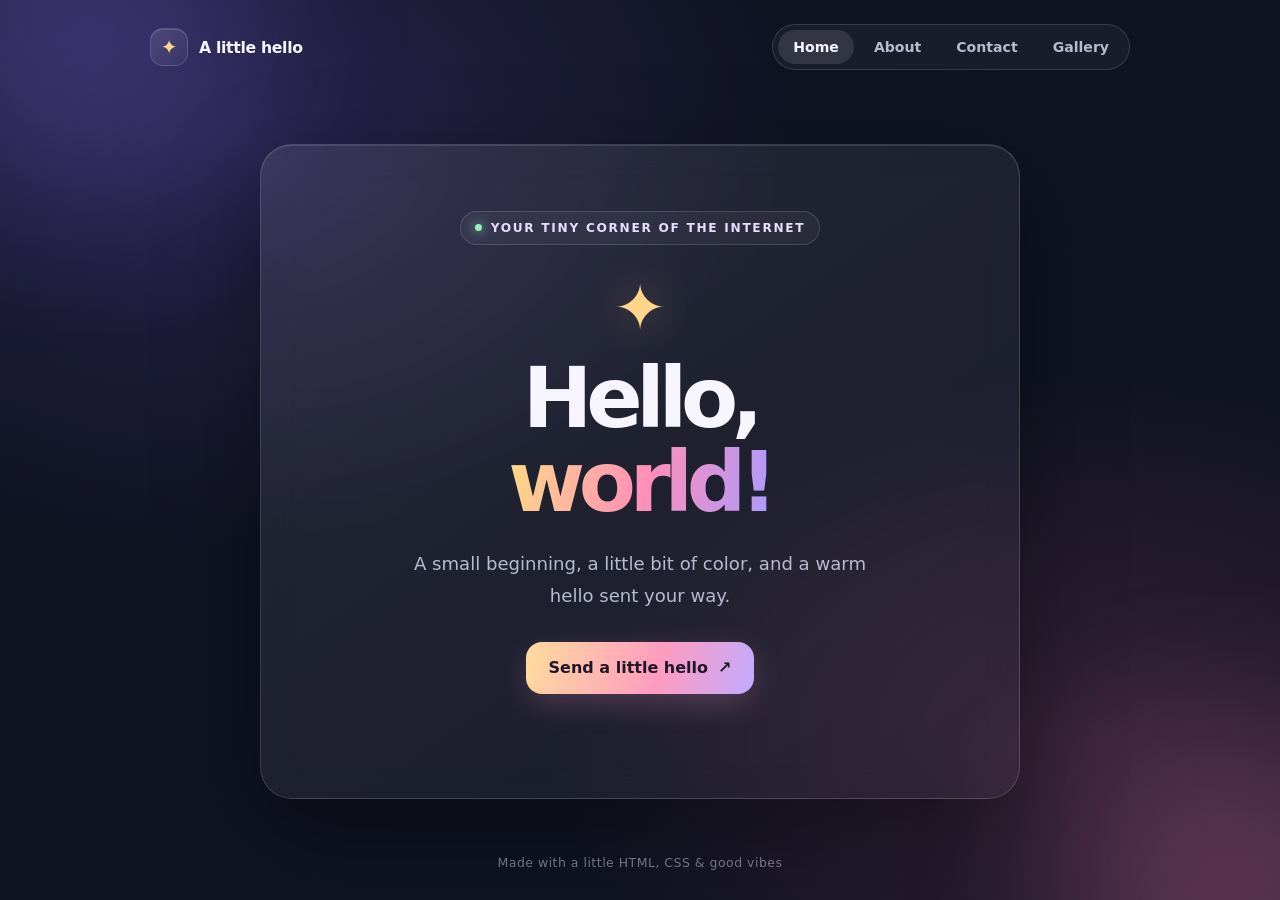
<file: index.html>
<!doctype html>
<html lang="en">
<head>
  <meta charset="utf-8">
  <meta name="viewport" content="width=device-width, initial-scale=1">
  <meta name="theme-color" content="#101322">
  <meta name="description" content="A bright little hello from the web.">
  <title>Hello, world! — A little joy on the web</title>
  <link rel="stylesheet" href="styles.css">
</head>
<body>
  <div class="glow one" aria-hidden="true"></div>
  <div class="glow two" aria-hidden="true"></div>
  <div class="site-shell">
    <header class="site-header">
      <a class="brand" href="index.html"><span class="brand-mark" aria-hidden="true">✦</span><span>A little hello</span></a>
      <nav class="site-nav" aria-label="Main navigation">
        <a href="index.html" aria-current="page">Home</a>
        <a href="about.html">About</a>
        <a href="contact.html">Contact</a>
        <a href="gallery.html">Gallery</a>
      </nav>
    </header>
    <main>
      <p class="eyebrow"><span class="status-dot" aria-hidden="true"></span> Your tiny corner of the internet</p>
      <span class="sparkle" aria-hidden="true">✦</span>
      <h1>Hello,<br><span class="accent">world!</span></h1>
      <p class="subtitle">A small beginning, a little bit of color, and a warm hello sent your way.</p>
      <button class="hello-button" id="helloButton" type="button">
        <span>Send a little hello</span><span aria-hidden="true">↗</span>
      </button>
      <p class="reply" id="reply" aria-live="polite"></p>
    </main>
    <footer class="site-footer">Made with a little HTML, CSS &amp; good vibes</footer>
  </div>
  <script>
    const button = document.querySelector('#helloButton');
    const reply = document.querySelector('#reply');
    button.addEventListener('click', () => {
      reply.textContent = 'Hello right back at you ✨';
      button.querySelector('span').textContent = 'Hello sent!';
    });
  </script>
</body>
</html>
</file>
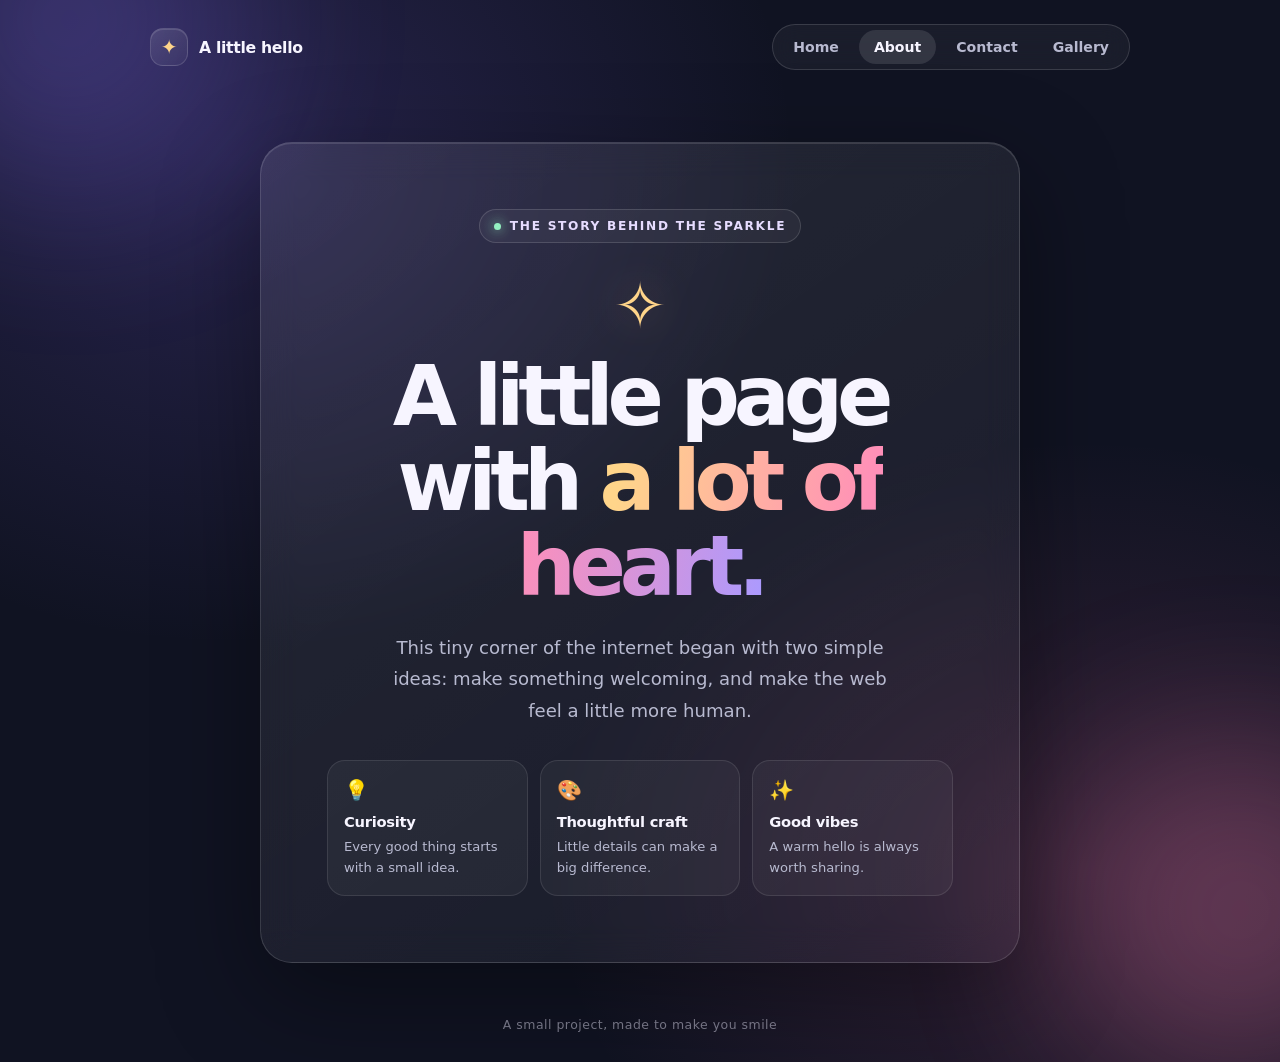
<file: about.html>
<!doctype html>
<html lang="en">
<head>
  <meta charset="utf-8">
  <meta name="viewport" content="width=device-width, initial-scale=1">
  <meta name="theme-color" content="#101322">
  <meta name="description" content="The story and spirit behind this little corner of the internet.">
  <title>About — A little hello</title>
  <link rel="stylesheet" href="styles.css">
</head>
<body>
  <div class="glow one" aria-hidden="true"></div>
  <div class="glow two" aria-hidden="true"></div>
  <div class="site-shell">
    <header class="site-header">
      <a class="brand" href="index.html"><span class="brand-mark" aria-hidden="true">✦</span><span>A little hello</span></a>
      <nav class="site-nav" aria-label="Main navigation">
        <a href="index.html">Home</a>
        <a href="about.html" aria-current="page">About</a>
        <a href="contact.html">Contact</a>
        <a href="gallery.html">Gallery</a>
      </nav>
    </header>
    <main>
      <p class="eyebrow"><span class="status-dot" aria-hidden="true"></span> The story behind the sparkle</p>
      <span class="sparkle" aria-hidden="true">✧</span>
      <h1>A little page<br>with <span class="accent">a lot of heart.</span></h1>
      <p class="subtitle">This tiny corner of the internet began with two simple ideas: make something welcoming, and make the web feel a little more human.</p>
      <section class="feature-grid" aria-label="What this page is about">
        <article class="feature">
          <span class="feature-icon" aria-hidden="true">💡</span>
          <h2>Curiosity</h2>
          <p>Every good thing starts with a small idea.</p>
        </article>
        <article class="feature">
          <span class="feature-icon" aria-hidden="true">🎨</span>
          <h2>Thoughtful craft</h2>
          <p>Little details can make a big difference.</p>
        </article>
        <article class="feature">
          <span class="feature-icon" aria-hidden="true">✨</span>
          <h2>Good vibes</h2>
          <p>A warm hello is always worth sharing.</p>
        </article>
      </section>
    </main>
    <footer class="site-footer">A small project, made to make you smile</footer>
  </div>
</body>
</html>
</file>
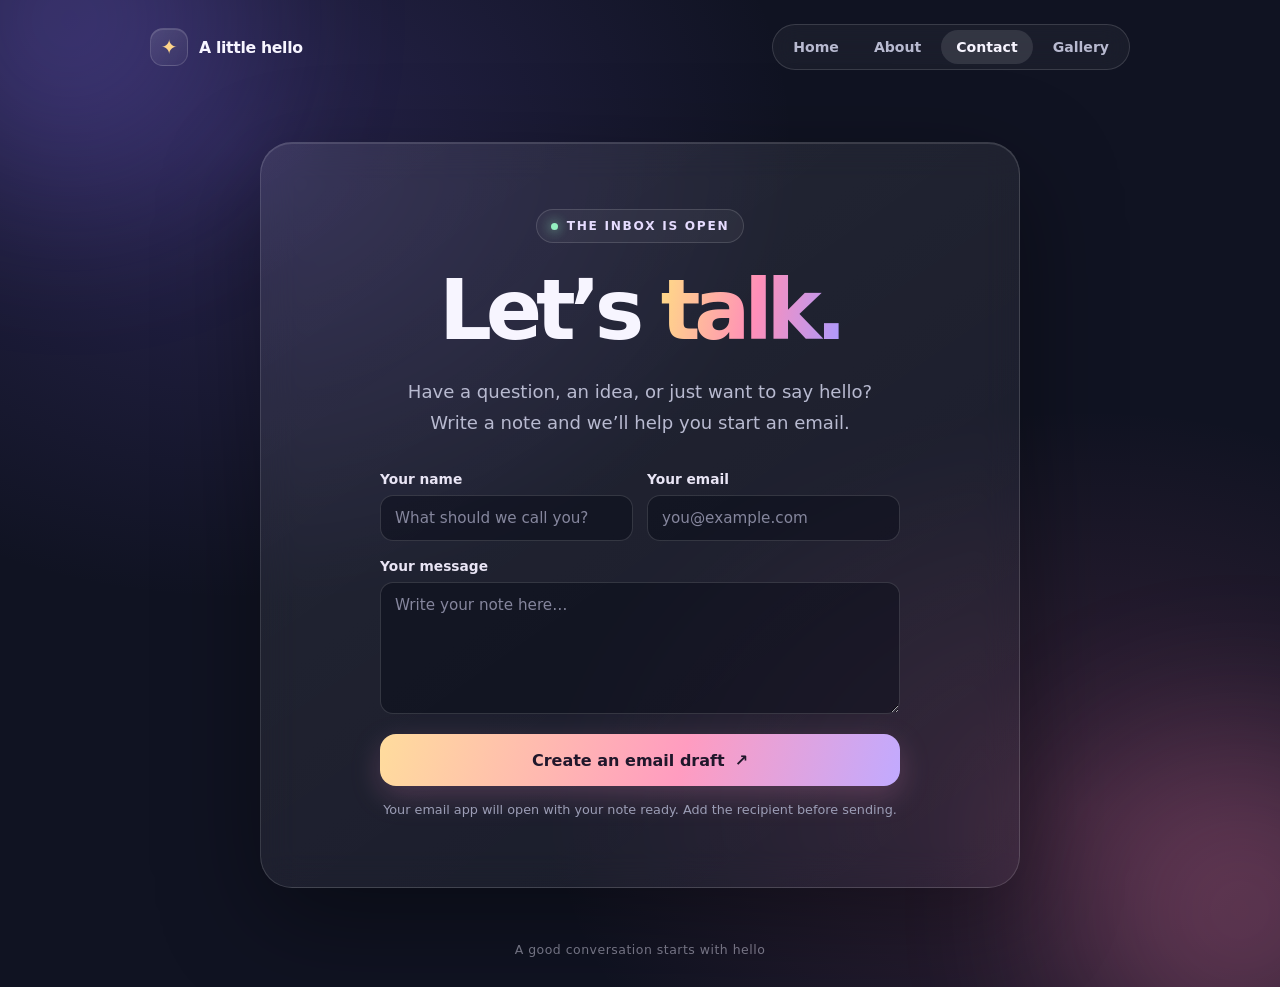
<file: contact.html>
<!doctype html>
<html lang="en">
<head>
  <meta charset="utf-8">
  <meta name="viewport" content="width=device-width, initial-scale=1">
  <meta name="theme-color" content="#101322">
  <meta name="description" content="Get in touch and send a little hello.">
  <title>Contact arafat</title>
  <link rel="stylesheet" href="styles.css">
</head>
<body>
  <div class="glow one" aria-hidden="true"></div>
  <div class="glow two" aria-hidden="true"></div>
  <div class="site-shell">
    <header class="site-header">
      <a class="brand" href="index.html"><span class="brand-mark" aria-hidden="true">✦</span><span>A little hello</span></a>
      <nav class="site-nav" aria-label="Main navigation">
        <a href="index.html">Home</a>
        <a href="about.html">About</a>
        <a href="contact.html" aria-current="page">Contact</a>
        <a href="gallery.html">Gallery</a>
      </nav>
    </header>
    <main>
      <p class="eyebrow"><span class="status-dot" aria-hidden="true"></span> The inbox is open</p>
      <h1>Let’s <span class="accent">talk.</span></h1>
      <p class="subtitle">Have a question, an idea, or just want to say hello? Write a note and we’ll help you start an email.</p>
      <form class="contact-form" id="contactForm">
        <div class="form-row">
          <div class="field">
            <label for="name">Your name</label>
            <input id="name" name="name" autocomplete="name" placeholder="What should we call you?" required>
          </div>
          <div class="field">
            <label for="email">Your email</label>
            <input id="email" name="email" type="email" autocomplete="email" placeholder="you@example.com" required>
          </div>
        </div>
        <div class="field">
          <label for="message">Your message</label>
          <textarea id="message" name="message" placeholder="Write your note here…" required></textarea>
        </div>
        <button class="submit-button" type="submit">Create an email draft <span aria-hidden="true">↗</span></button>
        <p class="form-note">Your email app will open with your note ready. Add the recipient before sending.</p>
      </form>
    </main>
    <footer class="site-footer">A good conversation starts with hello</footer>
  </div>
  <script>
    const contactForm = document.querySelector('#contactForm');
    contactForm.addEventListener('submit', (event) => {
      event.preventDefault();
      const formData = new FormData(contactForm);
      const subject = `Hello from ${formData.get('name')}`;
      const body = `Name: ${formData.get('name')}\nEmail: ${formData.get('email')}\n\n${formData.get('message')}`;
      window.location.href = `mailto:?subject=${encodeURIComponent(subject)}&body=${encodeURIComponent(body)}`;
    });
  </script>
</body>
</html>
</file>
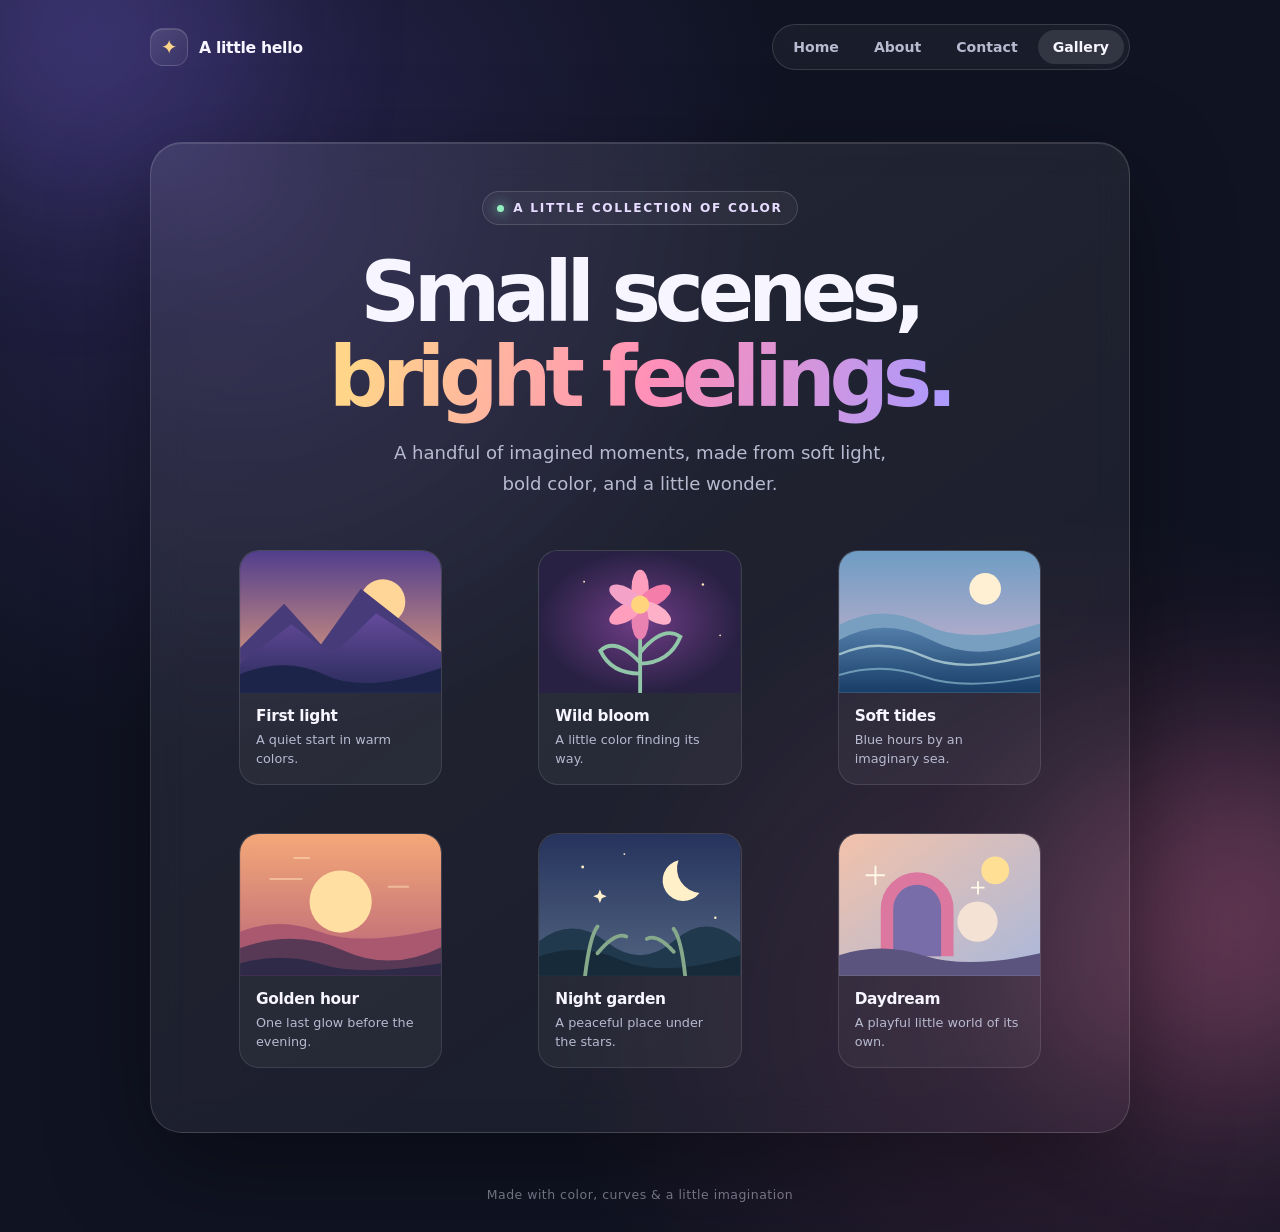
<file: gallery.html>
<!doctype html>
<html lang="en">
<head>
  <meta charset="utf-8">
  <meta name="viewport" content="width=device-width, initial-scale=1">
  <meta name="theme-color" content="#101322">
  <meta name="description" content="A small gallery of colorful, imagined moments.">
  <title>Gallery — A little hello</title>
  <link rel="stylesheet" href="styles.css">
</head>
<body>
  <div class="glow one" aria-hidden="true"></div>
  <div class="glow two" aria-hidden="true"></div>
  <div class="site-shell">
    <header class="site-header">
      <a class="brand" href="index.html"><span class="brand-mark" aria-hidden="true">✦</span><span>A little hello</span></a>
      <nav class="site-nav" aria-label="Main navigation">
        <a href="index.html">Home</a>
        <a href="about.html">About</a>
        <a href="contact.html">Contact</a>
        <a href="gallery.html" aria-current="page">Gallery</a>
      </nav>
    </header>
    <main class="gallery-main">
      <p class="eyebrow"><span class="status-dot" aria-hidden="true"></span> A little collection of color</p>
      <h1>Small scenes,<br><span class="accent">bright feelings.</span></h1>
      <p class="subtitle">A handful of imagined moments, made from soft light, bold color, and a little wonder.</p>
      <section class="gallery-grid" aria-label="Gallery of colorful scenes">
        <figure class="gallery-card">
          <svg class="artwork" viewBox="0 0 420 296" role="img" aria-labelledby="dawn-title" xmlns="http://www.w3.org/2000/svg">
            <title id="dawn-title">A golden sun rising over layered violet mountains</title>
            <defs><linearGradient id="dawn-sky" x2="0" y2="1"><stop stop-color="#513e8c"/><stop offset="1" stop-color="#f2a77c"/></linearGradient><linearGradient id="dawn-hill" x2="0" y2="1"><stop stop-color="#654b9c"/><stop offset="1" stop-color="#282b59"/></linearGradient></defs>
            <path fill="url(#dawn-sky)" d="M0 0h420v296H0z"/><circle cx="298" cy="106" r="47" fill="#ffd697"/><path d="M0 202 92 110l77 85 83-116 168 132v85H0z" fill="#473b79"/><path d="m0 236 107-83 86 65 91-88 136 89v77H0z" fill="url(#dawn-hill)"/><path d="M0 257q96-38 178 2t242-15v52H0z" fill="#1c2449"/>
          </svg>
          <figcaption><h2>First light</h2><p>A quiet start in warm colors.</p></figcaption>
        </figure>
        <figure class="gallery-card">
          <svg class="artwork" viewBox="0 0 420 296" role="img" aria-labelledby="bloom-title" xmlns="http://www.w3.org/2000/svg">
            <title id="bloom-title">A bright pink flower against a deep plum sky</title>
            <defs><radialGradient id="bloom-sky"><stop stop-color="#703d87"/><stop offset="1" stop-color="#282143"/></radialGradient></defs>
            <path fill="url(#bloom-sky)" d="M0 0h420v296H0z"/><circle cx="94" cy="64" r="2" fill="#ffe9bc"/><circle cx="342" cy="70" r="2.5" fill="#ffe9bc"/><circle cx="378" cy="176" r="1.8" fill="#ffe9bc"/><path d="M211 294V143m0 90q-51-54-83-25 22 48 83 48m0-44q48-58 84-33-23 55-84 56" fill="none" stroke="#92c6a8" stroke-width="8" stroke-linecap="round"/><g transform="translate(211 112)"><ellipse cy="-35" rx="18" ry="38" fill="#ff9fbd"/><ellipse cy="-35" rx="18" ry="38" fill="#f47ea9" transform="rotate(60)"/><ellipse cy="-35" rx="18" ry="38" fill="#ffb0c9" transform="rotate(120)"/><ellipse cy="-35" rx="18" ry="38" fill="#e982b1" transform="rotate(180)"/><ellipse cy="-35" rx="18" ry="38" fill="#ff9fbd" transform="rotate(240)"/><ellipse cy="-35" rx="18" ry="38" fill="#f4a2c8" transform="rotate(300)"/><circle r="19" fill="#ffd47d"/></g>
          </svg>
          <figcaption><h2>Wild bloom</h2><p>A little color finding its way.</p></figcaption>
        </figure>
        <figure class="gallery-card">
          <svg class="artwork" viewBox="0 0 420 296" role="img" aria-labelledby="tides-title" xmlns="http://www.w3.org/2000/svg">
            <title id="tides-title">Curving blue waves beneath a pale moon</title>
            <defs><linearGradient id="tide-sky" x2="0" y2="1"><stop stop-color="#6e9cc4"/><stop offset="1" stop-color="#d8b5ce"/></linearGradient><linearGradient id="tide-water" x2="0" y2="1"><stop stop-color="#537eaa"/><stop offset="1" stop-color="#183d67"/></linearGradient></defs>
            <path fill="url(#tide-sky)" d="M0 0h420v296H0z"/><circle cx="305" cy="79" r="33" fill="#fff0d4"/><path d="M0 154q90-47 179-1t241-2v145H0z" fill="#799fc0"/><path d="M0 186q93-52 192 0t228-8v118H0z" fill="url(#tide-water)"/><path d="M0 216q85-38 175 3t245-8" fill="none" stroke="#c7e4e3" stroke-opacity=".7" stroke-width="5"/><path d="M0 259q90-28 176 3t244-2" fill="none" stroke="#8cb9cd" stroke-opacity=".7" stroke-width="4"/>
          </svg>
          <figcaption><h2>Soft tides</h2><p>Blue hours by an imaginary sea.</p></figcaption>
        </figure>
        <figure class="gallery-card">
          <svg class="artwork" viewBox="0 0 420 296" role="img" aria-labelledby="gold-title" xmlns="http://www.w3.org/2000/svg">
            <title id="gold-title">A glowing peach sun over a terracotta horizon</title>
            <defs><linearGradient id="gold-sky" x2="0" y2="1"><stop stop-color="#f4a878"/><stop offset="1" stop-color="#b86379"/></linearGradient></defs>
            <path fill="url(#gold-sky)" d="M0 0h420v296H0z"/><circle cx="210" cy="141" r="65" fill="#ffe0a2"/><path d="M0 204q82-32 166 0t254-8v100H0z" fill="#a95870"/><path d="M0 238q115-41 216 5t204-7v60H0z" fill="#573956"/><path d="M0 270q89-24 170 2t250-2v26H0z" fill="#302a49"/><path d="M63 94h66m222 16h-41M113 50h31" stroke="#ffe5ba" stroke-opacity=".5" stroke-width="4" stroke-linecap="round"/>
          </svg>
          <figcaption><h2>Golden hour</h2><p>One last glow before the evening.</p></figcaption>
        </figure>
        <figure class="gallery-card">
          <svg class="artwork" viewBox="0 0 420 296" role="img" aria-labelledby="night-title" xmlns="http://www.w3.org/2000/svg">
            <title id="night-title">A crescent moon and small stars above a midnight garden</title>
            <defs><linearGradient id="night-sky" x2="0" y2="1"><stop stop-color="#26345d"/><stop offset="1" stop-color="#526481"/></linearGradient></defs>
            <path fill="url(#night-sky)" d="M0 0h420v296H0z"/><path d="M291 55a43 43 0 1 0 44 68 51 51 0 0 1-44-68" fill="#fff0c9"/><g fill="#fff0c9"><circle cx="91" cy="69" r="3"/><circle cx="178" cy="42" r="2"/><circle cx="368" cy="175" r="2.5"/><path d="m127 116 4 10 10 4-10 4-4 10-4-10-10-4 10-4z"/></g><path d="M0 224q70-54 142 2t141-4 137 4v70H0z" fill="#20394c"/><path d="M0 256q84-32 170 7t250-10v43H0z" fill="#172a39"/><path d="M96 296q10-83 26-103m0 56q37-45 60-35m123 82q-8-76-24-98m0 48q-34-38-56-27" fill="none" stroke="#85a98a" stroke-width="8" stroke-linecap="round"/>
          </svg>
          <figcaption><h2>Night garden</h2><p>A peaceful place under the stars.</p></figcaption>
        </figure>
        <figure class="gallery-card">
          <svg class="artwork" viewBox="0 0 420 296" role="img" aria-labelledby="daydream-title" xmlns="http://www.w3.org/2000/svg">
            <title id="daydream-title">A bright abstract daydream with a pink arch and floating shapes</title>
            <defs><linearGradient id="dream-bg" x2="1" y2="1"><stop stop-color="#f3c2aa"/><stop offset="1" stop-color="#a9b8db"/></linearGradient></defs>
            <path fill="url(#dream-bg)" d="M0 0h420v296H0z"/><circle cx="326" cy="76" r="29" fill="#ffdf94"/><path d="M87 255V156a76 76 0 0 1 152 0v99" fill="#dc78a0"/><path d="M113 255v-99a50 50 0 0 1 100 0v99" fill="#786da9"/><circle cx="289" cy="183" r="42" fill="#f4e3d4"/><path d="M0 253q87-28 178 1t242-5v47H0z" fill="#5b547e"/><path d="M57 86h37m-18-18v37M277 112h25m-12-12v25" stroke="#fff8e8" stroke-width="4" stroke-linecap="round"/>
          </svg>
          <figcaption><h2>Daydream</h2><p>A playful little world of its own.</p></figcaption>
        </figure>
      </section>
    </main>
    <footer class="site-footer">Made with color, curves &amp; a little imagination</footer>
  </div>
</body>
</html>
</file>
<file: styles.css>
:root {
  color-scheme: dark;
  --ink: #f7f5ff;
  --muted: #b8bad0;
  --panel: rgba(255, 255, 255, .075);
  --line: rgba(255, 255, 255, .14);
  --pink: #ff8fb8;
  --gold: #ffd58a;
  --violet: #aa9aff;
}

* { box-sizing: border-box; }

body {
  min-width: 320px;
  min-height: 100vh;
  margin: 0;
  padding: 24px 20px 30px;
  color: var(--ink);
  background:
    radial-gradient(ellipse at 18% 15%, rgba(115, 90, 215, .24), transparent 38%),
    radial-gradient(ellipse at 85% 82%, rgba(227, 103, 155, .17), transparent 35%),
    #101322;
  font-family: Inter, ui-sans-serif, system-ui, -apple-system, BlinkMacSystemFont, "Segoe UI", sans-serif;
}

.glow {
  position: fixed;
  z-index: -1;
  width: 340px;
  aspect-ratio: 1;
  border-radius: 50%;
  filter: blur(90px);
  opacity: .28;
  pointer-events: none;
  animation: drift 12s ease-in-out infinite alternate;
}
.glow.one { top: -150px; left: -100px; background: #8a72ff; }
.glow.two { right: -130px; bottom: -180px; background: #ff82b4; animation-delay: -5s; }

.site-shell {
  width: min(100%, 980px);
  min-height: calc(100vh - 54px);
  margin: 0 auto;
  display: flex;
  flex-direction: column;
}

.site-header {
  display: flex;
  align-items: center;
  justify-content: space-between;
  gap: 20px;
  margin-bottom: clamp(40px, 8vh, 78px);
}

.brand {
  display: inline-flex;
  align-items: center;
  gap: 11px;
  color: var(--ink);
  font-size: .98rem;
  font-weight: 740;
  letter-spacing: -.02em;
  text-decoration: none;
}
.brand-mark {
  display: grid;
  width: 38px;
  aspect-ratio: 1;
  place-items: center;
  border: 1px solid var(--line);
  border-radius: 13px;
  color: var(--gold);
  background: linear-gradient(145deg, rgba(255,255,255,.12), rgba(255,255,255,.035));
  box-shadow: inset 0 1px rgba(255,255,255,.12);
  font-size: 1.25rem;
}

.site-nav {
  display: flex;
  align-items: center;
  gap: 5px;
  padding: 5px;
  border: 1px solid var(--line);
  border-radius: 999px;
  background: rgba(255,255,255,.045);
  backdrop-filter: blur(14px);
}
.site-nav a {
  padding: 9px 15px;
  border-radius: 999px;
  color: var(--muted);
  font-size: .88rem;
  font-weight: 620;
  text-decoration: none;
  transition: color .2s ease, background .2s ease;
}
.site-nav a:hover,
.site-nav a[aria-current="page"] {
  color: var(--ink);
  background: rgba(255,255,255,.11);
}

main {
  width: min(100%, 760px);
  position: relative;
  margin: auto;
  padding: clamp(28px, 7vw, 66px);
  border: 1px solid var(--line);
  border-radius: 32px;
  background: linear-gradient(145deg, rgba(255,255,255,.09), rgba(255,255,255,.035));
  box-shadow: 0 32px 100px rgba(0,0,0,.38), inset 0 1px rgba(255,255,255,.12);
  backdrop-filter: blur(18px);
  text-align: center;
}

.eyebrow {
  display: inline-flex;
  align-items: center;
  gap: 9px;
  margin: 0 0 26px;
  padding: 9px 14px;
  border: 1px solid var(--line);
  border-radius: 999px;
  color: #e6dcff;
  background: rgba(255,255,255,.045);
  font-size: .76rem;
  font-weight: 650;
  letter-spacing: .14em;
  text-transform: uppercase;
}
.status-dot {
  width: 7px;
  height: 7px;
  border-radius: 50%;
  background: #94f0c0;
  box-shadow: 0 0 12px #94f0c0;
}
.sparkle {
  display: block;
  margin-bottom: 12px;
  color: var(--gold);
  font-size: clamp(2.5rem, 7vw, 4rem);
  filter: drop-shadow(0 0 22px rgba(255,213,138,.35));
  animation: twinkle 3s ease-in-out infinite;
}

h1 {
  margin: 0;
  font-size: clamp(2.8rem, 8vw, 5.2rem);
  line-height: 1.02;
  letter-spacing: -.075em;
  font-weight: 780;
}
h1 .accent {
  color: transparent;
  background: linear-gradient(100deg, var(--gold) 5%, var(--pink) 52%, var(--violet) 100%);
  background-clip: text;
  -webkit-background-clip: text;
}
.subtitle {
  max-width: 500px;
  margin: 22px auto 0;
  color: var(--muted);
  font-size: clamp(1rem, 2.4vw, 1.13rem);
  line-height: 1.75;
}

.hello-button,
.submit-button {
  display: inline-flex;
  align-items: center;
  justify-content: center;
  gap: 10px;
  min-height: 52px;
  margin-top: 30px;
  padding: 0 23px;
  border: 0;
  border-radius: 16px;
  color: #20172b;
  background: linear-gradient(105deg, #ffdc9d, #ff9cc0 58%, #c1aaff);
  box-shadow: 0 10px 30px rgba(230, 134, 190, .24);
  font: inherit;
  font-weight: 750;
  text-decoration: none;
  cursor: pointer;
  transition: transform .2s ease, box-shadow .2s ease;
}
.hello-button:hover,
.submit-button:hover { transform: translateY(-3px); box-shadow: 0 15px 36px rgba(230, 134, 190, .35); }
.hello-button:active,
.submit-button:active { transform: translateY(0); }
.hello-button:focus-visible,
.submit-button:focus-visible,
a:focus-visible,
input:focus-visible,
textarea:focus-visible { outline: 3px solid #fff; outline-offset: 4px; }
.reply { min-height: 1.5em; margin: 16px 0 0; color: #f5d9ee; font-size: .95rem; }

.feature-grid {
  display: grid;
  grid-template-columns: repeat(3, 1fr);
  gap: 12px;
  margin-top: 34px;
  text-align: left;
}
.feature {
  padding: 17px 16px;
  border: 1px solid rgba(255,255,255,.1);
  border-radius: 18px;
  background: rgba(255,255,255,.045);
}
.feature-icon { display: block; margin-bottom: 11px; font-size: 1.25rem; }
.feature h2 { margin: 0; font-size: .92rem; letter-spacing: -.02em; }
.feature p { margin: 7px 0 0; color: var(--muted); font-size: .82rem; line-height: 1.55; }

.contact-form {
  max-width: 520px;
  margin: 32px auto 0;
  text-align: left;
}
.form-row { display: grid; grid-template-columns: 1fr 1fr; gap: 14px; }
.field { display: grid; gap: 8px; margin-bottom: 17px; }
.field label { color: #e9e5f5; font-size: .86rem; font-weight: 650; }
.field input,
.field textarea {
  width: 100%;
  border: 1px solid var(--line);
  border-radius: 13px;
  padding: 13px 14px;
  color: var(--ink);
  background: rgba(10,12,24,.48);
  font: inherit;
  font-size: .95rem;
}
.field input::placeholder,
.field textarea::placeholder { color: #85869d; }
.field textarea { min-height: 132px; resize: vertical; }
.contact-form .submit-button { width: 100%; margin-top: 3px; }
.form-note { margin: 14px 0 0; color: #9c9eb6; font-size: .8rem; line-height: 1.6; text-align: center; }

.site-footer {
  margin-top: clamp(35px, 6vh, 58px);
  color: rgba(229, 226, 245, .52);
  font-size: .78rem;
  letter-spacing: .04em;
  text-align: center;
}

@keyframes drift { to { transform: translate(38px, 26px) scale(1.12); } }
@keyframes twinkle { 50% { transform: translateY(-5px) rotate(8deg); } }

.gallery-main { width: min(100%, 980px); padding: clamp(24px, 5vw, 48px); }
.gallery-main .subtitle { margin-top: 16px; }
.gallery-grid {
  display: grid;
  grid-template-columns: repeat(3, minmax(0, 1fr));
  gap: 16px;
  margin-top: 34px;
  text-align: left;
}
.gallery-card {
  min-width: 0;
  overflow: hidden;
  border: 1px solid rgba(255,255,255,.11);
  border-radius: 20px;
  background: rgba(255,255,255,.045);
  transition: transform .25s ease, border-color .25s ease, box-shadow .25s ease;
}
.gallery-card:hover {
  transform: translateY(-5px);
  border-color: rgba(255,255,255,.24);
  box-shadow: 0 18px 36px rgba(0,0,0,.22);
}
.artwork { display: block; width: 100%; height: auto; aspect-ratio: 1.42; }
.gallery-card figcaption { padding: 14px 16px 16px; }
.gallery-card h2 { margin: 0; font-size: .96rem; letter-spacing: -.02em; }
.gallery-card p { margin: 5px 0 0; color: var(--muted); font-size: .8rem; line-height: 1.5; }
@media (max-width: 760px) {
  .gallery-grid { grid-template-columns: repeat(2, minmax(0, 1fr)); }
}
@media (max-width: 600px) {
  body { padding: 18px 16px 24px; }
  .site-shell { min-height: calc(100vh - 42px); }
  .site-header { margin-bottom: 38px; }
  .brand { gap: 8px; font-size: .88rem; }
  .brand-mark { width: 34px; border-radius: 11px; }
  .site-nav { gap: 0; }
  .site-nav a { padding: 8px 10px; font-size: .8rem; }
  main { border-radius: 25px; }
  .eyebrow { margin-bottom: 22px; font-size: .67rem; }
  .feature-grid { grid-template-columns: 1fr; }
  .feature { display: grid; grid-template-columns: 28px 1fr; column-gap: 10px; align-items: center; }
  .feature-icon { grid-row: span 2; margin: 0; }
  .feature p { margin-top: 3px; }
  .form-row { grid-template-columns: 1fr; gap: 0; }
}
@media (max-width: 380px) {
  .site-header { align-items: flex-start; flex-direction: column; }
}
@media (prefers-reduced-motion: reduce) {
  *, *::before, *::after { animation-duration: .01ms !important; animation-iteration-count: 1 !important; scroll-behavior: auto !important; transition-duration: .01ms !important; }
}
</file>
